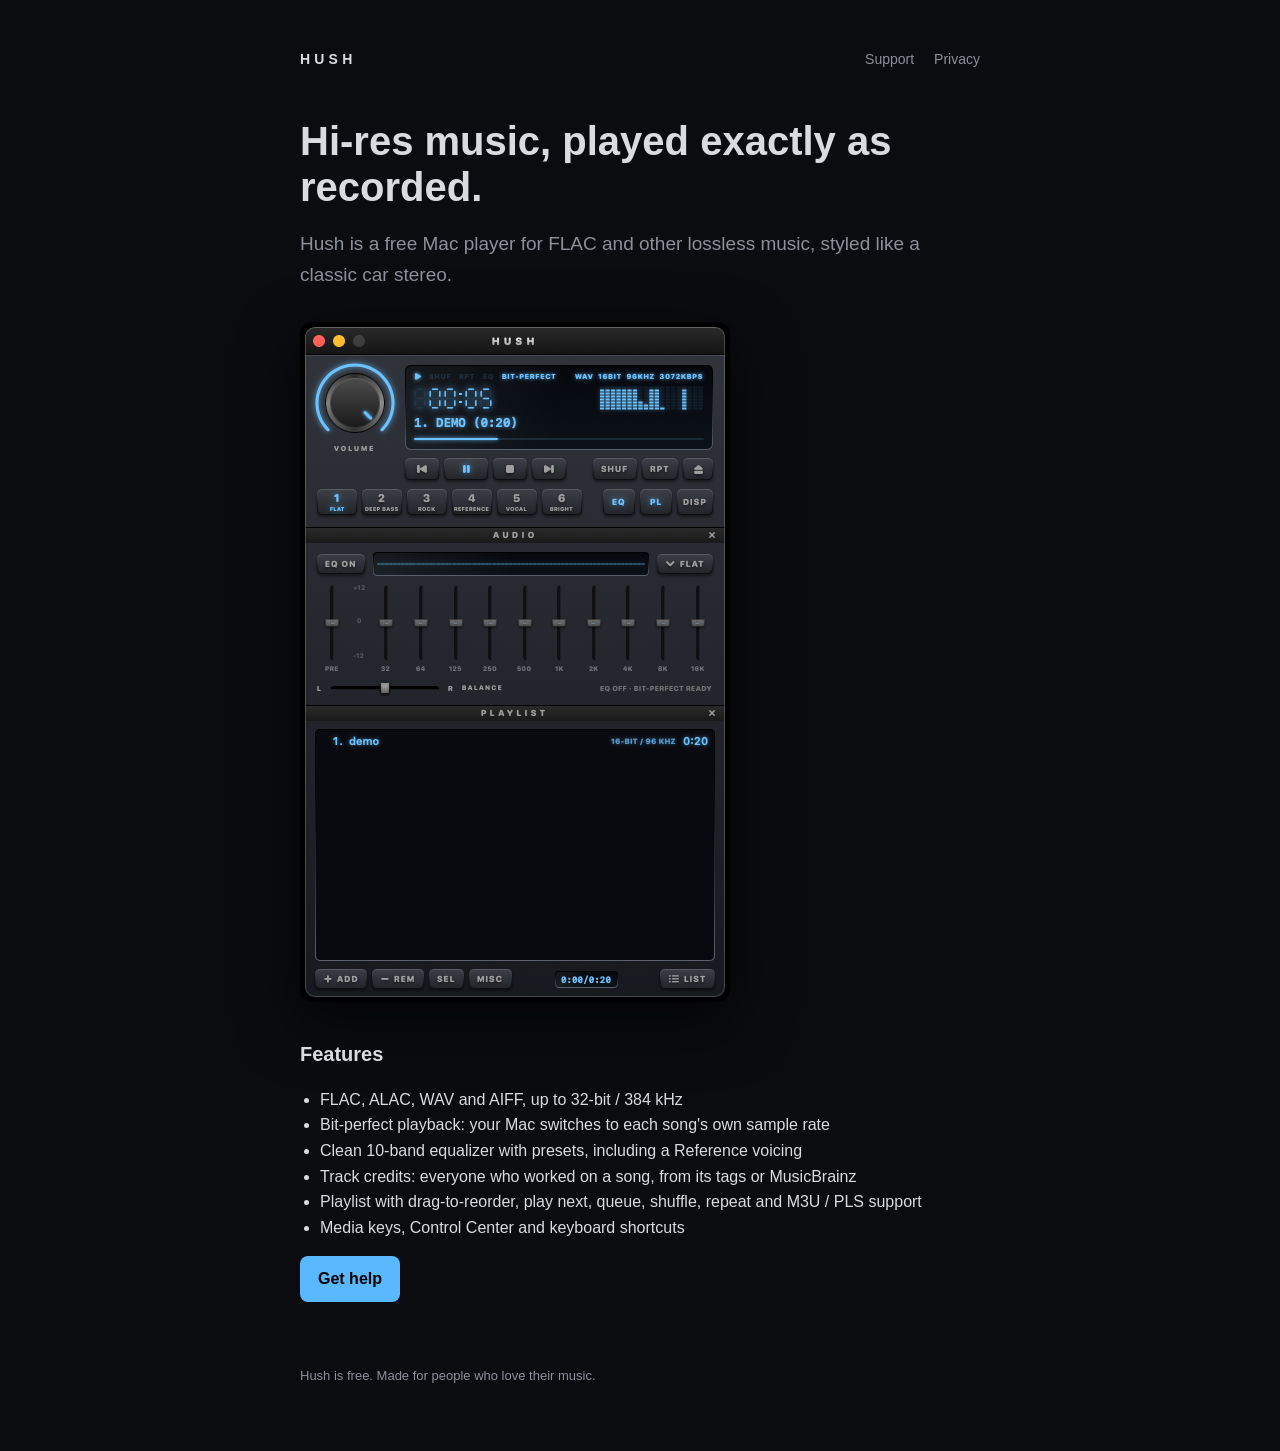
<file: index.html>
<!doctype html>
<html lang="en">
<head>
<meta charset="utf-8">
<meta name="viewport" content="width=device-width, initial-scale=1">
<title>Hush – hi-res music player for Mac</title>
<link rel="stylesheet" href="style.css">
</head>
<body><main>
<nav><a class="brand" href="index.html">HUSH</a><a href="support.html">Support</a><a href="privacy.html">Privacy</a></nav>
<h1>Hi-res music, played exactly as recorded.</h1>
<p class="lede">Hush is a free Mac player for FLAC and other lossless music, styled like a classic car stereo.</p>
<img class="shot" src="screenshot.png" alt="Hush playing a song, with the equalizer and playlist open">
<h2>Features</h2>
<ul>
<li>FLAC, ALAC, WAV and AIFF, up to 32-bit / 384 kHz</li>
<li>Bit-perfect playback: your Mac switches to each song&#39;s own sample rate</li>
<li>Clean 10-band equalizer with presets, including a Reference voicing</li>
<li>Track credits: everyone who worked on a song, from its tags or MusicBrainz</li>
<li>Playlist with drag-to-reorder, play next, queue, shuffle, repeat and M3U / PLS support</li>
<li>Media keys, Control Center and keyboard shortcuts</li>
</ul>
<p><a class="button" href="support.html">Get help</a></p>
<footer>Hush is free. Made for people who love their music.</footer>
</main></body>
</html>
</file>
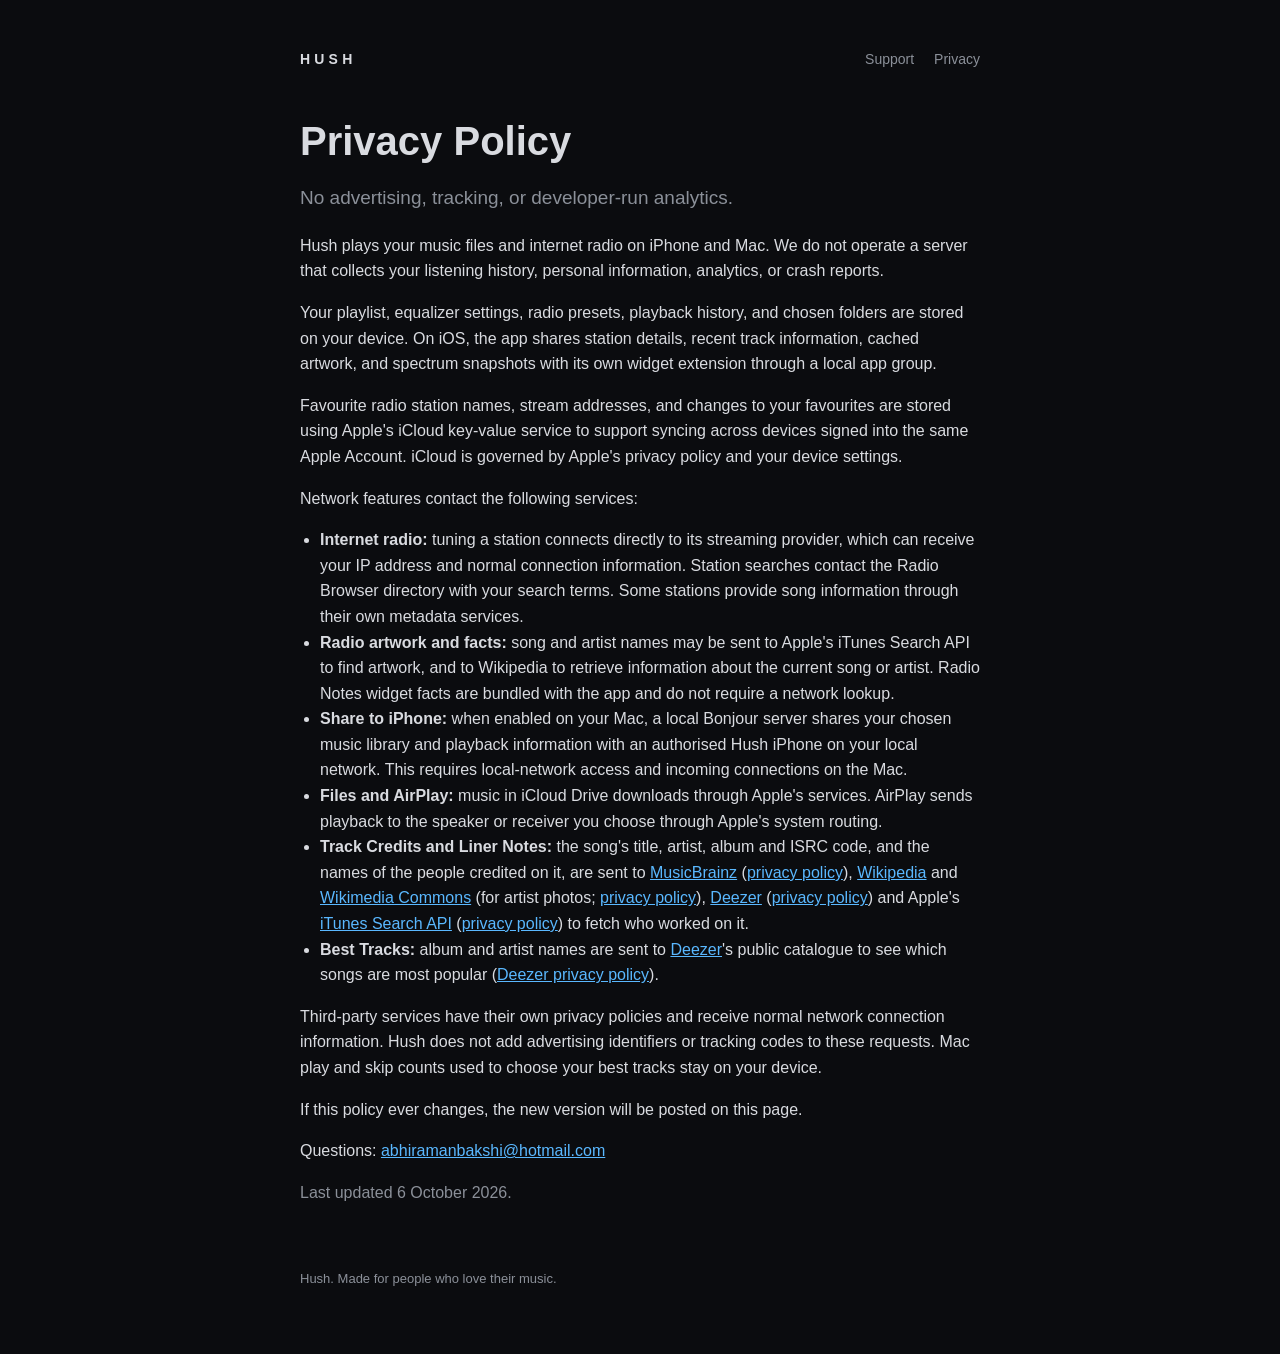
<file: privacy.html>
<!doctype html>
<html lang="en">
<head>
<meta charset="utf-8">
<meta name="viewport" content="width=device-width, initial-scale=1">
<title>Hush Privacy Policy</title>
<link rel="stylesheet" href="style.css">
</head>
<body><main>
<nav><a class="brand" href="index.html">HUSH</a><a href="support.html">Support</a><a href="privacy.html">Privacy</a></nav>
<h1>Privacy Policy</h1>
<p class="lede">No advertising, tracking, or developer-run analytics.</p>
<p>Hush plays your music files and internet radio on iPhone and Mac. We do not operate a server that collects your listening history, personal information, analytics, or crash reports.</p>
<p>Your playlist, equalizer settings, radio presets, playback history, and chosen folders are stored on your device. On iOS, the app shares station details, recent track information, cached artwork, and spectrum snapshots with its own widget extension through a local app group.</p>
<p>Favourite radio station names, stream addresses, and changes to your favourites are stored using Apple&#39;s iCloud key-value service to support syncing across devices signed into the same Apple Account. iCloud is governed by Apple&#39;s privacy policy and your device settings.</p>
<p>Network features contact the following services:</p>
<ul>
<li><strong>Internet radio:</strong> tuning a station connects directly to its streaming provider, which can receive your IP address and normal connection information. Station searches contact the Radio Browser directory with your search terms. Some stations provide song information through their own metadata services.</li>
<li><strong>Radio artwork and facts:</strong> song and artist names may be sent to Apple&#39;s iTunes Search API to find artwork, and to Wikipedia to retrieve information about the current song or artist. Radio Notes widget facts are bundled with the app and do not require a network lookup.</li>
<li><strong>Share to iPhone:</strong> when enabled on your Mac, a local Bonjour server shares your chosen music library and playback information with an authorised Hush iPhone on your local network. This requires local-network access and incoming connections on the Mac.</li>
<li><strong>Files and AirPlay:</strong> music in iCloud Drive downloads through Apple&#39;s services. AirPlay sends playback to the speaker or receiver you choose through Apple&#39;s system routing.</li>
<li><strong>Track Credits and Liner Notes:</strong> the song&#39;s title, artist, album and ISRC code, and the names of the people credited on it, are sent to <a href="https://musicbrainz.org">MusicBrainz</a> (<a href="https://metabrainz.org/privacy">privacy policy</a>), <a href="https://www.wikipedia.org">Wikipedia</a> and <a href="https://commons.wikimedia.org">Wikimedia Commons</a> (for artist photos; <a href="https://foundation.wikimedia.org/wiki/Policy:Privacy_policy">privacy policy</a>), <a href="https://www.deezer.com">Deezer</a> (<a href="https://www.deezer.com/legal/personal-datas">privacy policy</a>) and Apple&#39;s <a href="https://performance-partners.apple.com/search-api">iTunes Search API</a> (<a href="https://www.apple.com/legal/privacy/">privacy policy</a>) to fetch who worked on it.</li>
<li><strong>Best Tracks:</strong> album and artist names are sent to <a href="https://www.deezer.com">Deezer</a>&#39;s public catalogue to see which songs are most popular (<a href="https://www.deezer.com/legal/personal-datas">Deezer privacy policy</a>).</li>
</ul>
<p>Third-party services have their own privacy policies and receive normal network connection information. Hush does not add advertising identifiers or tracking codes to these requests. Mac play and skip counts used to choose your best tracks stay on your device.</p>
<p>If this policy ever changes, the new version will be posted on this page.</p>
<p>Questions: <a href="mailto:abhiramanbakshi@hotmail.com">abhiramanbakshi@hotmail.com</a></p>
<p style="color:var(--dim)">Last updated 6 October 2026.</p>
<footer>Hush. Made for people who love their music.</footer>
</main></body>
</html>
</file>
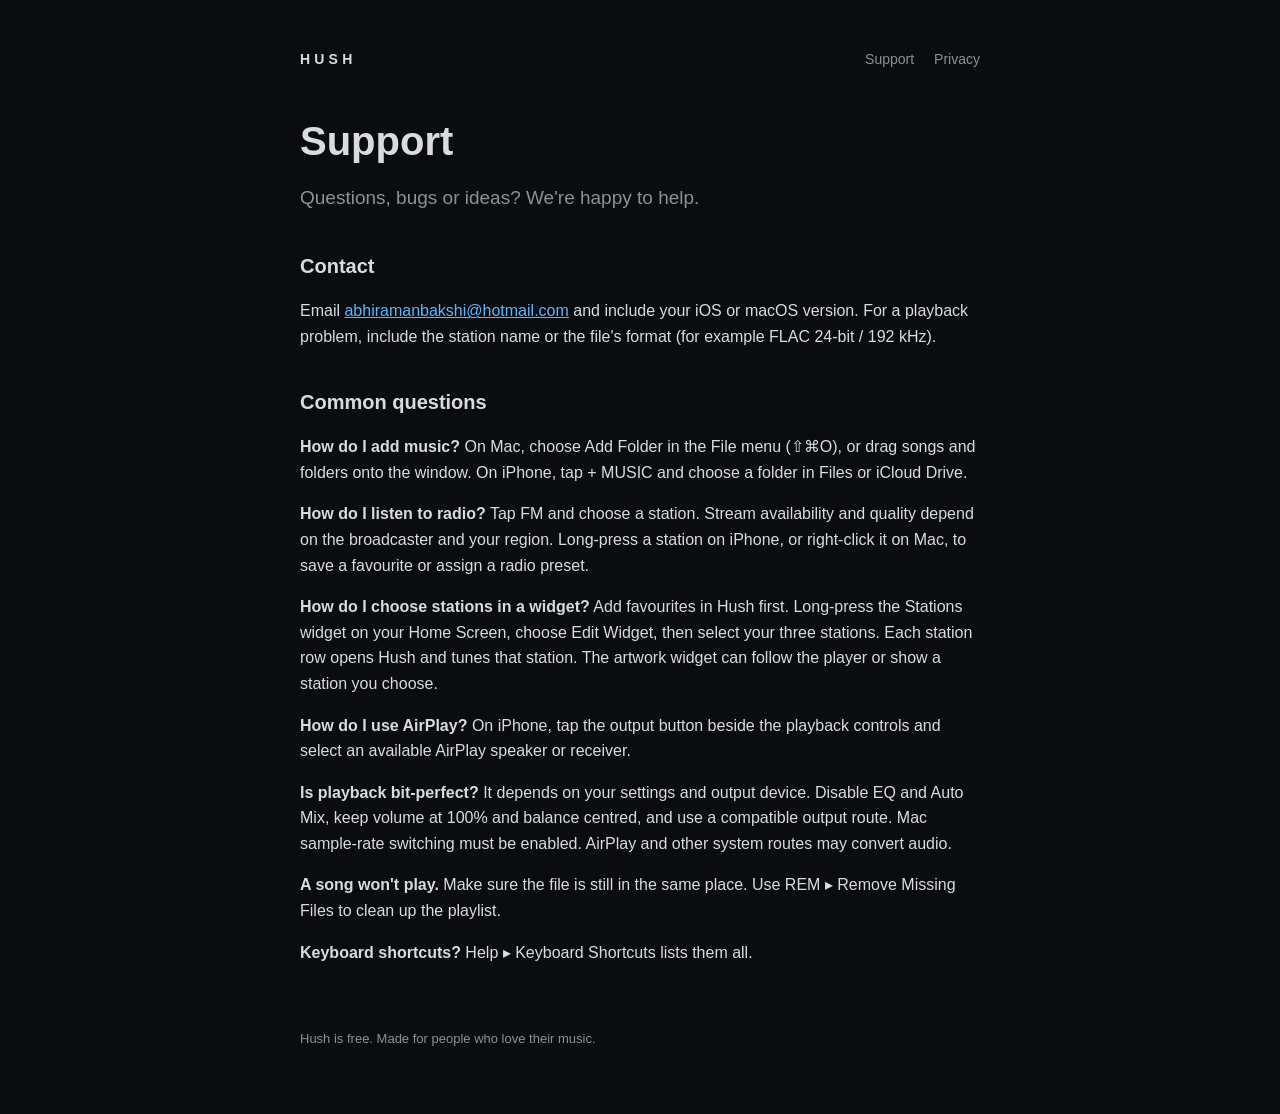
<file: support.html>
<!doctype html>
<html lang="en">
<head>
<meta charset="utf-8">
<meta name="viewport" content="width=device-width, initial-scale=1">
<title>Hush Support</title>
<link rel="stylesheet" href="style.css">
</head>
<body><main>
<nav><a class="brand" href="index.html">HUSH</a><a href="support.html">Support</a><a href="privacy.html">Privacy</a></nav>
<h1>Support</h1>
<p class="lede">Questions, bugs or ideas? We&#39;re happy to help.</p>
<h2>Contact</h2>
<p>Email <a href="mailto:abhiramanbakshi@hotmail.com">abhiramanbakshi@hotmail.com</a> and include your iOS or macOS version. For a playback problem, include the station name or the file&#39;s format (for example FLAC 24-bit / 192 kHz).</p>
<h2>Common questions</h2>
<p><strong>How do I add music?</strong> On Mac, choose Add Folder in the File menu (⇧⌘O), or drag songs and folders onto the window. On iPhone, tap + MUSIC and choose a folder in Files or iCloud Drive.</p>
<p><strong>How do I listen to radio?</strong> Tap FM and choose a station. Stream availability and quality depend on the broadcaster and your region. Long-press a station on iPhone, or right-click it on Mac, to save a favourite or assign a radio preset.</p>
<p><strong>How do I choose stations in a widget?</strong> Add favourites in Hush first. Long-press the Stations widget on your Home Screen, choose Edit Widget, then select your three stations. Each station row opens Hush and tunes that station. The artwork widget can follow the player or show a station you choose.</p>
<p><strong>How do I use AirPlay?</strong> On iPhone, tap the output button beside the playback controls and select an available AirPlay speaker or receiver.</p>
<p><strong>Is playback bit-perfect?</strong> It depends on your settings and output device. Disable EQ and Auto Mix, keep volume at 100% and balance centred, and use a compatible output route. Mac sample-rate switching must be enabled. AirPlay and other system routes may convert audio.</p>
<p><strong>A song won&#39;t play.</strong> Make sure the file is still in the same place. Use REM ▸ Remove Missing Files to clean up the playlist.</p>
<p><strong>Keyboard shortcuts?</strong> Help ▸ Keyboard Shortcuts lists them all.</p>
<footer>Hush is free. Made for people who love their music.</footer>
</main></body>
</html>
</file>
<file: style.css>
:root { --bg:#0b0c0f; --panel:#15171b; --text:#d9dbe0; --dim:#8b9099; --glow:#5ab8ff; }
* { box-sizing:border-box; }
body { margin:0; background:var(--bg); color:var(--text); font:16px/1.6 -apple-system, BlinkMacSystemFont, "SF Pro Text", "Helvetica Neue", sans-serif; }
main { max-width:720px; margin:0 auto; padding:48px 20px 64px; }
nav { display:flex; gap:20px; font-size:14px; margin-bottom:48px; }
nav a { color:var(--dim); text-decoration:none; }
nav a:hover, a { color:var(--glow); }
.brand { font-weight:800; letter-spacing:.3em; color:var(--text); margin-right:auto; }
h1 { font-size:40px; line-height:1.15; margin:0 0 12px; }
h2 { font-size:20px; margin-top:36px; }
.lede { color:var(--dim); font-size:19px; }
.shot { display:block; width:100%; max-width:430px; margin-left:auto; margin-right:auto; border-radius:12px; margin:32px 0; box-shadow:0 20px 60px #000a; }
ul { padding-left:20px; }
.button { display:inline-block; background:var(--glow); color:#000; padding:10px 18px; border-radius:8px; font-weight:600; text-decoration:none; }
footer { color:var(--dim); font-size:13px; margin-top:64px; }
</file>
